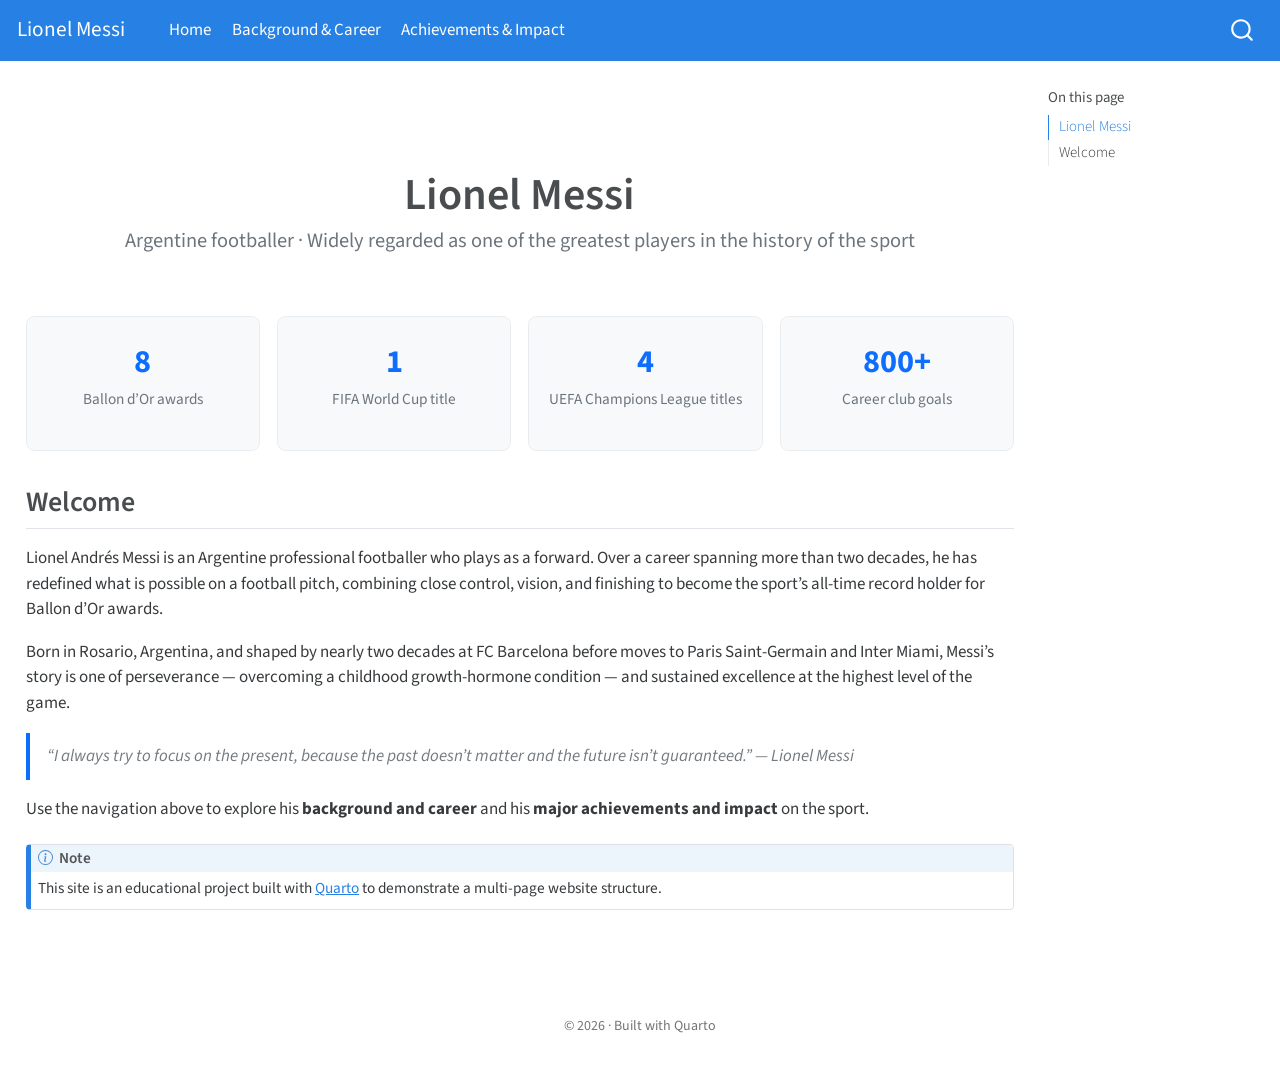
<file: docs/index.html>
<!DOCTYPE html>
<html xmlns="http://www.w3.org/1999/xhtml" lang="en" xml:lang="en"><head>

<meta charset="utf-8">
<meta name="generator" content="quarto-1.3.450">

<meta name="viewport" content="width=device-width, initial-scale=1.0, user-scalable=yes">


<title>Lionel Messi -</title>
<style>
code{white-space: pre-wrap;}
span.smallcaps{font-variant: small-caps;}
div.columns{display: flex; gap: min(4vw, 1.5em);}
div.column{flex: auto; overflow-x: auto;}
div.hanging-indent{margin-left: 1.5em; text-indent: -1.5em;}
ul.task-list{list-style: none;}
ul.task-list li input[type="checkbox"] {
  width: 0.8em;
  margin: 0 0.8em 0.2em -1em; /* quarto-specific, see https://github.com/quarto-dev/quarto-cli/issues/4556 */ 
  vertical-align: middle;
}
</style>


<script src="site_libs/quarto-nav/quarto-nav.js"></script>
<script src="site_libs/quarto-nav/headroom.min.js"></script>
<script src="site_libs/clipboard/clipboard.min.js"></script>
<script src="site_libs/quarto-search/autocomplete.umd.js"></script>
<script src="site_libs/quarto-search/fuse.min.js"></script>
<script src="site_libs/quarto-search/quarto-search.js"></script>
<meta name="quarto:offset" content="./">
<script src="site_libs/quarto-html/quarto.js"></script>
<script src="site_libs/quarto-html/popper.min.js"></script>
<script src="site_libs/quarto-html/tippy.umd.min.js"></script>
<script src="site_libs/quarto-html/anchor.min.js"></script>
<link href="site_libs/quarto-html/tippy.css" rel="stylesheet">
<link href="site_libs/quarto-html/quarto-syntax-highlighting.css" rel="stylesheet" id="quarto-text-highlighting-styles">
<script src="site_libs/bootstrap/bootstrap.min.js"></script>
<link href="site_libs/bootstrap/bootstrap-icons.css" rel="stylesheet">
<link href="site_libs/bootstrap/bootstrap.min.css" rel="stylesheet" id="quarto-bootstrap" data-mode="light">
<script id="quarto-search-options" type="application/json">{
  "location": "navbar",
  "copy-button": false,
  "collapse-after": 3,
  "panel-placement": "end",
  "type": "overlay",
  "limit": 20,
  "language": {
    "search-no-results-text": "No results",
    "search-matching-documents-text": "matching documents",
    "search-copy-link-title": "Copy link to search",
    "search-hide-matches-text": "Hide additional matches",
    "search-more-match-text": "more match in this document",
    "search-more-matches-text": "more matches in this document",
    "search-clear-button-title": "Clear",
    "search-detached-cancel-button-title": "Cancel",
    "search-submit-button-title": "Submit",
    "search-label": "Search"
  }
}</script>


<link rel="stylesheet" href="styles.css">
</head>

<body class="nav-fixed">

<div id="quarto-search-results"></div>
  <header id="quarto-header" class="headroom fixed-top">
    <nav class="navbar navbar-expand-lg navbar-dark ">
      <div class="navbar-container container-fluid">
      <div class="navbar-brand-container">
    <a class="navbar-brand" href="./index.html">
    <span class="navbar-title">Lionel Messi</span>
    </a>
  </div>
            <div id="quarto-search" class="" title="Search"></div>
          <button class="navbar-toggler" type="button" data-bs-toggle="collapse" data-bs-target="#navbarCollapse" aria-controls="navbarCollapse" aria-expanded="false" aria-label="Toggle navigation" onclick="if (window.quartoToggleHeadroom) { window.quartoToggleHeadroom(); }">
  <span class="navbar-toggler-icon"></span>
</button>
          <div class="collapse navbar-collapse" id="navbarCollapse">
            <ul class="navbar-nav navbar-nav-scroll me-auto">
  <li class="nav-item">
    <a class="nav-link active" href="./index.html" rel="" target="" aria-current="page">
 <span class="menu-text">Home</span></a>
  </li>  
  <li class="nav-item">
    <a class="nav-link" href="./background.html" rel="" target="">
 <span class="menu-text">Background &amp; Career</span></a>
  </li>  
  <li class="nav-item">
    <a class="nav-link" href="./achievements.html" rel="" target="">
 <span class="menu-text">Achievements &amp; Impact</span></a>
  </li>  
</ul>
            <div class="quarto-navbar-tools ms-auto">
</div>
          </div> <!-- /navcollapse -->
      </div> <!-- /container-fluid -->
    </nav>
</header>
<!-- content -->
<div id="quarto-content" class="quarto-container page-columns page-rows-contents page-layout-full page-navbar">
<!-- sidebar -->
<!-- margin-sidebar -->
    <div id="quarto-margin-sidebar" class="sidebar margin-sidebar">
        <nav id="TOC" role="doc-toc" class="toc-active">
    <h2 id="toc-title">On this page</h2>
   
  <ul>
  <li><a href="#lionel-messi" id="toc-lionel-messi" class="nav-link active" data-scroll-target="#lionel-messi">Lionel Messi</a></li>
  <li><a href="#welcome" id="toc-welcome" class="nav-link" data-scroll-target="#welcome">Welcome</a></li>
  </ul>
</nav>
    </div>
<!-- main -->
<main class="content column-page-left" id="quarto-document-content">



<section id="lionel-messi" class="level1 hero">
<h1>Lionel Messi</h1>
<div class="subtitle">
Argentine footballer · Widely regarded as one of the greatest players in the history of the sport
</div>
</section>
<div class="stat-grid">
<div class="stat-card">
<p><span class="stat-number">8</span> <span class="stat-label">Ballon d’Or awards</span></p>
</div>
<div class="stat-card">
<p><span class="stat-number">1</span> <span class="stat-label">FIFA World Cup title</span></p>
</div>
<div class="stat-card">
<p><span class="stat-number">4</span> <span class="stat-label">UEFA Champions League titles</span></p>
</div>
<div class="stat-card">
<p><span class="stat-number">800+</span> <span class="stat-label">Career club goals</span></p>
</div>
</div>
<section id="welcome" class="level2">
<h2 class="anchored" data-anchor-id="welcome">Welcome</h2>
<p>Lionel Andrés Messi is an Argentine professional footballer who plays as a forward. Over a career spanning more than two decades, he has redefined what is possible on a football pitch, combining close control, vision, and finishing to become the sport’s all-time record holder for Ballon d’Or awards.</p>
<p>Born in Rosario, Argentina, and shaped by nearly two decades at FC Barcelona before moves to Paris Saint-Germain and Inter Miami, Messi’s story is one of perseverance — overcoming a childhood growth-hormone condition — and sustained excellence at the highest level of the game.</p>
<blockquote class="blockquote">
<p>“I always try to focus on the present, because the past doesn’t matter and the future isn’t guaranteed.” — Lionel Messi</p>
</blockquote>
<p>Use the navigation above to explore his <strong>background and career</strong> and his <strong>major achievements and impact</strong> on the sport.</p>
<div class="callout callout-style-default callout-note callout-titled">
<div class="callout-header d-flex align-content-center">
<div class="callout-icon-container">
<i class="callout-icon"></i>
</div>
<div class="callout-title-container flex-fill">
Note
</div>
</div>
<div class="callout-body-container callout-body">
<p>This site is an educational project built with <a href="https://quarto.org">Quarto</a> to demonstrate a multi-page website structure.</p>
</div>
</div>


</section>

</main> <!-- /main -->
<script id="quarto-html-after-body" type="application/javascript">
window.document.addEventListener("DOMContentLoaded", function (event) {
  const toggleBodyColorMode = (bsSheetEl) => {
    const mode = bsSheetEl.getAttribute("data-mode");
    const bodyEl = window.document.querySelector("body");
    if (mode === "dark") {
      bodyEl.classList.add("quarto-dark");
      bodyEl.classList.remove("quarto-light");
    } else {
      bodyEl.classList.add("quarto-light");
      bodyEl.classList.remove("quarto-dark");
    }
  }
  const toggleBodyColorPrimary = () => {
    const bsSheetEl = window.document.querySelector("link#quarto-bootstrap");
    if (bsSheetEl) {
      toggleBodyColorMode(bsSheetEl);
    }
  }
  toggleBodyColorPrimary();  
  const icon = "";
  const anchorJS = new window.AnchorJS();
  anchorJS.options = {
    placement: 'right',
    icon: icon
  };
  anchorJS.add('.anchored');
  const isCodeAnnotation = (el) => {
    for (const clz of el.classList) {
      if (clz.startsWith('code-annotation-')) {                     
        return true;
      }
    }
    return false;
  }
  const clipboard = new window.ClipboardJS('.code-copy-button', {
    text: function(trigger) {
      const codeEl = trigger.previousElementSibling.cloneNode(true);
      for (const childEl of codeEl.children) {
        if (isCodeAnnotation(childEl)) {
          childEl.remove();
        }
      }
      return codeEl.innerText;
    }
  });
  clipboard.on('success', function(e) {
    // button target
    const button = e.trigger;
    // don't keep focus
    button.blur();
    // flash "checked"
    button.classList.add('code-copy-button-checked');
    var currentTitle = button.getAttribute("title");
    button.setAttribute("title", "Copied!");
    let tooltip;
    if (window.bootstrap) {
      button.setAttribute("data-bs-toggle", "tooltip");
      button.setAttribute("data-bs-placement", "left");
      button.setAttribute("data-bs-title", "Copied!");
      tooltip = new bootstrap.Tooltip(button, 
        { trigger: "manual", 
          customClass: "code-copy-button-tooltip",
          offset: [0, -8]});
      tooltip.show();    
    }
    setTimeout(function() {
      if (tooltip) {
        tooltip.hide();
        button.removeAttribute("data-bs-title");
        button.removeAttribute("data-bs-toggle");
        button.removeAttribute("data-bs-placement");
      }
      button.setAttribute("title", currentTitle);
      button.classList.remove('code-copy-button-checked');
    }, 1000);
    // clear code selection
    e.clearSelection();
  });
  function tippyHover(el, contentFn) {
    const config = {
      allowHTML: true,
      content: contentFn,
      maxWidth: 500,
      delay: 100,
      arrow: false,
      appendTo: function(el) {
          return el.parentElement;
      },
      interactive: true,
      interactiveBorder: 10,
      theme: 'quarto',
      placement: 'bottom-start'
    };
    window.tippy(el, config); 
  }
  const noterefs = window.document.querySelectorAll('a[role="doc-noteref"]');
  for (var i=0; i<noterefs.length; i++) {
    const ref = noterefs[i];
    tippyHover(ref, function() {
      // use id or data attribute instead here
      let href = ref.getAttribute('data-footnote-href') || ref.getAttribute('href');
      try { href = new URL(href).hash; } catch {}
      const id = href.replace(/^#\/?/, "");
      const note = window.document.getElementById(id);
      return note.innerHTML;
    });
  }
      let selectedAnnoteEl;
      const selectorForAnnotation = ( cell, annotation) => {
        let cellAttr = 'data-code-cell="' + cell + '"';
        let lineAttr = 'data-code-annotation="' +  annotation + '"';
        const selector = 'span[' + cellAttr + '][' + lineAttr + ']';
        return selector;
      }
      const selectCodeLines = (annoteEl) => {
        const doc = window.document;
        const targetCell = annoteEl.getAttribute("data-target-cell");
        const targetAnnotation = annoteEl.getAttribute("data-target-annotation");
        const annoteSpan = window.document.querySelector(selectorForAnnotation(targetCell, targetAnnotation));
        const lines = annoteSpan.getAttribute("data-code-lines").split(",");
        const lineIds = lines.map((line) => {
          return targetCell + "-" + line;
        })
        let top = null;
        let height = null;
        let parent = null;
        if (lineIds.length > 0) {
            //compute the position of the single el (top and bottom and make a div)
            const el = window.document.getElementById(lineIds[0]);
            top = el.offsetTop;
            height = el.offsetHeight;
            parent = el.parentElement.parentElement;
          if (lineIds.length > 1) {
            const lastEl = window.document.getElementById(lineIds[lineIds.length - 1]);
            const bottom = lastEl.offsetTop + lastEl.offsetHeight;
            height = bottom - top;
          }
          if (top !== null && height !== null && parent !== null) {
            // cook up a div (if necessary) and position it 
            let div = window.document.getElementById("code-annotation-line-highlight");
            if (div === null) {
              div = window.document.createElement("div");
              div.setAttribute("id", "code-annotation-line-highlight");
              div.style.position = 'absolute';
              parent.appendChild(div);
            }
            div.style.top = top - 2 + "px";
            div.style.height = height + 4 + "px";
            let gutterDiv = window.document.getElementById("code-annotation-line-highlight-gutter");
            if (gutterDiv === null) {
              gutterDiv = window.document.createElement("div");
              gutterDiv.setAttribute("id", "code-annotation-line-highlight-gutter");
              gutterDiv.style.position = 'absolute';
              const codeCell = window.document.getElementById(targetCell);
              const gutter = codeCell.querySelector('.code-annotation-gutter');
              gutter.appendChild(gutterDiv);
            }
            gutterDiv.style.top = top - 2 + "px";
            gutterDiv.style.height = height + 4 + "px";
          }
          selectedAnnoteEl = annoteEl;
        }
      };
      const unselectCodeLines = () => {
        const elementsIds = ["code-annotation-line-highlight", "code-annotation-line-highlight-gutter"];
        elementsIds.forEach((elId) => {
          const div = window.document.getElementById(elId);
          if (div) {
            div.remove();
          }
        });
        selectedAnnoteEl = undefined;
      };
      // Attach click handler to the DT
      const annoteDls = window.document.querySelectorAll('dt[data-target-cell]');
      for (const annoteDlNode of annoteDls) {
        annoteDlNode.addEventListener('click', (event) => {
          const clickedEl = event.target;
          if (clickedEl !== selectedAnnoteEl) {
            unselectCodeLines();
            const activeEl = window.document.querySelector('dt[data-target-cell].code-annotation-active');
            if (activeEl) {
              activeEl.classList.remove('code-annotation-active');
            }
            selectCodeLines(clickedEl);
            clickedEl.classList.add('code-annotation-active');
          } else {
            // Unselect the line
            unselectCodeLines();
            clickedEl.classList.remove('code-annotation-active');
          }
        });
      }
  const findCites = (el) => {
    const parentEl = el.parentElement;
    if (parentEl) {
      const cites = parentEl.dataset.cites;
      if (cites) {
        return {
          el,
          cites: cites.split(' ')
        };
      } else {
        return findCites(el.parentElement)
      }
    } else {
      return undefined;
    }
  };
  var bibliorefs = window.document.querySelectorAll('a[role="doc-biblioref"]');
  for (var i=0; i<bibliorefs.length; i++) {
    const ref = bibliorefs[i];
    const citeInfo = findCites(ref);
    if (citeInfo) {
      tippyHover(citeInfo.el, function() {
        var popup = window.document.createElement('div');
        citeInfo.cites.forEach(function(cite) {
          var citeDiv = window.document.createElement('div');
          citeDiv.classList.add('hanging-indent');
          citeDiv.classList.add('csl-entry');
          var biblioDiv = window.document.getElementById('ref-' + cite);
          if (biblioDiv) {
            citeDiv.innerHTML = biblioDiv.innerHTML;
          }
          popup.appendChild(citeDiv);
        });
        return popup.innerHTML;
      });
    }
  }
});
</script>
</div> <!-- /content -->
<footer class="footer">
  <div class="nav-footer">
    <div class="nav-footer-left">
      &nbsp;
    </div>   
    <div class="nav-footer-center">© 2026 · Built with Quarto</div>
    <div class="nav-footer-right">
      &nbsp;
    </div>
  </div>
</footer>



</body></html>
</file>
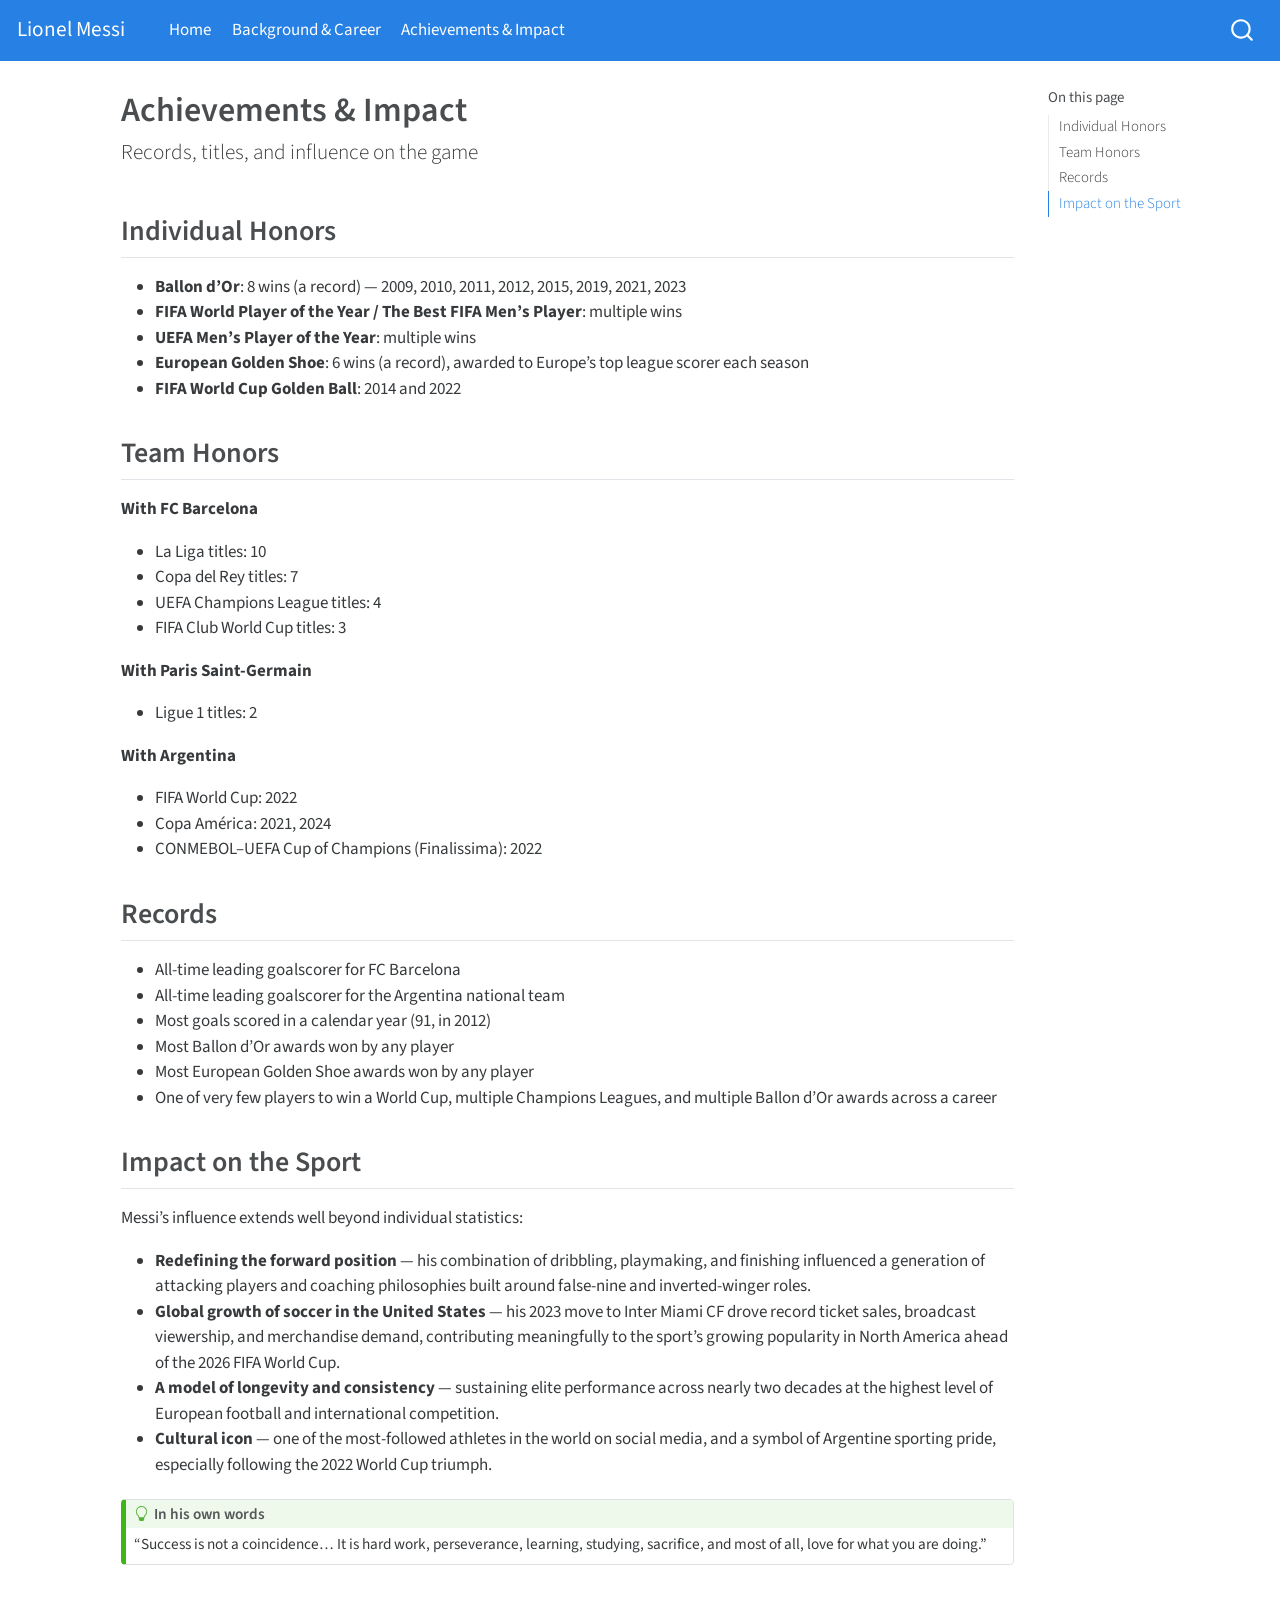
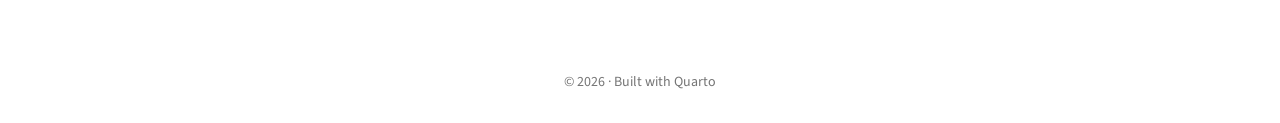
<file: docs/achievements.html>
<!DOCTYPE html>
<html xmlns="http://www.w3.org/1999/xhtml" lang="en" xml:lang="en"><head>

<meta charset="utf-8">
<meta name="generator" content="quarto-1.3.450">

<meta name="viewport" content="width=device-width, initial-scale=1.0, user-scalable=yes">


<title>Lionel Messi - Achievements &amp; Impact</title>
<style>
code{white-space: pre-wrap;}
span.smallcaps{font-variant: small-caps;}
div.columns{display: flex; gap: min(4vw, 1.5em);}
div.column{flex: auto; overflow-x: auto;}
div.hanging-indent{margin-left: 1.5em; text-indent: -1.5em;}
ul.task-list{list-style: none;}
ul.task-list li input[type="checkbox"] {
  width: 0.8em;
  margin: 0 0.8em 0.2em -1em; /* quarto-specific, see https://github.com/quarto-dev/quarto-cli/issues/4556 */ 
  vertical-align: middle;
}
</style>


<script src="site_libs/quarto-nav/quarto-nav.js"></script>
<script src="site_libs/quarto-nav/headroom.min.js"></script>
<script src="site_libs/clipboard/clipboard.min.js"></script>
<script src="site_libs/quarto-search/autocomplete.umd.js"></script>
<script src="site_libs/quarto-search/fuse.min.js"></script>
<script src="site_libs/quarto-search/quarto-search.js"></script>
<meta name="quarto:offset" content="./">
<script src="site_libs/quarto-html/quarto.js"></script>
<script src="site_libs/quarto-html/popper.min.js"></script>
<script src="site_libs/quarto-html/tippy.umd.min.js"></script>
<script src="site_libs/quarto-html/anchor.min.js"></script>
<link href="site_libs/quarto-html/tippy.css" rel="stylesheet">
<link href="site_libs/quarto-html/quarto-syntax-highlighting.css" rel="stylesheet" id="quarto-text-highlighting-styles">
<script src="site_libs/bootstrap/bootstrap.min.js"></script>
<link href="site_libs/bootstrap/bootstrap-icons.css" rel="stylesheet">
<link href="site_libs/bootstrap/bootstrap.min.css" rel="stylesheet" id="quarto-bootstrap" data-mode="light">
<script id="quarto-search-options" type="application/json">{
  "location": "navbar",
  "copy-button": false,
  "collapse-after": 3,
  "panel-placement": "end",
  "type": "overlay",
  "limit": 20,
  "language": {
    "search-no-results-text": "No results",
    "search-matching-documents-text": "matching documents",
    "search-copy-link-title": "Copy link to search",
    "search-hide-matches-text": "Hide additional matches",
    "search-more-match-text": "more match in this document",
    "search-more-matches-text": "more matches in this document",
    "search-clear-button-title": "Clear",
    "search-detached-cancel-button-title": "Cancel",
    "search-submit-button-title": "Submit",
    "search-label": "Search"
  }
}</script>


<link rel="stylesheet" href="styles.css">
</head>

<body class="nav-fixed">

<div id="quarto-search-results"></div>
  <header id="quarto-header" class="headroom fixed-top">
    <nav class="navbar navbar-expand-lg navbar-dark ">
      <div class="navbar-container container-fluid">
      <div class="navbar-brand-container">
    <a class="navbar-brand" href="./index.html">
    <span class="navbar-title">Lionel Messi</span>
    </a>
  </div>
            <div id="quarto-search" class="" title="Search"></div>
          <button class="navbar-toggler" type="button" data-bs-toggle="collapse" data-bs-target="#navbarCollapse" aria-controls="navbarCollapse" aria-expanded="false" aria-label="Toggle navigation" onclick="if (window.quartoToggleHeadroom) { window.quartoToggleHeadroom(); }">
  <span class="navbar-toggler-icon"></span>
</button>
          <div class="collapse navbar-collapse" id="navbarCollapse">
            <ul class="navbar-nav navbar-nav-scroll me-auto">
  <li class="nav-item">
    <a class="nav-link" href="./index.html" rel="" target="">
 <span class="menu-text">Home</span></a>
  </li>  
  <li class="nav-item">
    <a class="nav-link" href="./background.html" rel="" target="">
 <span class="menu-text">Background &amp; Career</span></a>
  </li>  
  <li class="nav-item">
    <a class="nav-link active" href="./achievements.html" rel="" target="" aria-current="page">
 <span class="menu-text">Achievements &amp; Impact</span></a>
  </li>  
</ul>
            <div class="quarto-navbar-tools ms-auto">
</div>
          </div> <!-- /navcollapse -->
      </div> <!-- /container-fluid -->
    </nav>
</header>
<!-- content -->
<div id="quarto-content" class="quarto-container page-columns page-rows-contents page-layout-article page-navbar">
<!-- sidebar -->
<!-- margin-sidebar -->
    <div id="quarto-margin-sidebar" class="sidebar margin-sidebar">
        <nav id="TOC" role="doc-toc" class="toc-active">
    <h2 id="toc-title">On this page</h2>
   
  <ul>
  <li><a href="#individual-honors" id="toc-individual-honors" class="nav-link active" data-scroll-target="#individual-honors">Individual Honors</a></li>
  <li><a href="#team-honors" id="toc-team-honors" class="nav-link" data-scroll-target="#team-honors">Team Honors</a></li>
  <li><a href="#records" id="toc-records" class="nav-link" data-scroll-target="#records">Records</a></li>
  <li><a href="#impact-on-the-sport" id="toc-impact-on-the-sport" class="nav-link" data-scroll-target="#impact-on-the-sport">Impact on the Sport</a></li>
  </ul>
</nav>
    </div>
<!-- main -->
<main class="content" id="quarto-document-content">

<header id="title-block-header" class="quarto-title-block default">
<div class="quarto-title">
<h1 class="title">Achievements &amp; Impact</h1>
<p class="subtitle lead">Records, titles, and influence on the game</p>
</div>



<div class="quarto-title-meta">

    
  
    
  </div>
  

</header>

<section id="individual-honors" class="level2">
<h2 class="anchored" data-anchor-id="individual-honors">Individual Honors</h2>
<ul>
<li><strong>Ballon d’Or</strong>: 8 wins (a record) — 2009, 2010, 2011, 2012, 2015, 2019, 2021, 2023</li>
<li><strong>FIFA World Player of the Year / The Best FIFA Men’s Player</strong>: multiple wins</li>
<li><strong>UEFA Men’s Player of the Year</strong>: multiple wins</li>
<li><strong>European Golden Shoe</strong>: 6 wins (a record), awarded to Europe’s top league scorer each season</li>
<li><strong>FIFA World Cup Golden Ball</strong>: 2014 and 2022</li>
</ul>
</section>
<section id="team-honors" class="level2">
<h2 class="anchored" data-anchor-id="team-honors">Team Honors</h2>
<p><strong>With FC Barcelona</strong></p>
<ul>
<li>La Liga titles: 10</li>
<li>Copa del Rey titles: 7</li>
<li>UEFA Champions League titles: 4</li>
<li>FIFA Club World Cup titles: 3</li>
</ul>
<p><strong>With Paris Saint-Germain</strong></p>
<ul>
<li>Ligue 1 titles: 2</li>
</ul>
<p><strong>With Argentina</strong></p>
<ul>
<li>FIFA World Cup: 2022</li>
<li>Copa América: 2021, 2024</li>
<li>CONMEBOL–UEFA Cup of Champions (Finalissima): 2022</li>
</ul>
</section>
<section id="records" class="level2">
<h2 class="anchored" data-anchor-id="records">Records</h2>
<ul>
<li>All-time leading goalscorer for FC Barcelona</li>
<li>All-time leading goalscorer for the Argentina national team</li>
<li>Most goals scored in a calendar year (91, in 2012)</li>
<li>Most Ballon d’Or awards won by any player</li>
<li>Most European Golden Shoe awards won by any player</li>
<li>One of very few players to win a World Cup, multiple Champions Leagues, and multiple Ballon d’Or awards across a career</li>
</ul>
</section>
<section id="impact-on-the-sport" class="level2">
<h2 class="anchored" data-anchor-id="impact-on-the-sport">Impact on the Sport</h2>
<p>Messi’s influence extends well beyond individual statistics:</p>
<ul>
<li><strong>Redefining the forward position</strong> — his combination of dribbling, playmaking, and finishing influenced a generation of attacking players and coaching philosophies built around false-nine and inverted-winger roles.</li>
<li><strong>Global growth of soccer in the United States</strong> — his 2023 move to Inter Miami CF drove record ticket sales, broadcast viewership, and merchandise demand, contributing meaningfully to the sport’s growing popularity in North America ahead of the 2026 FIFA World Cup.</li>
<li><strong>A model of longevity and consistency</strong> — sustaining elite performance across nearly two decades at the highest level of European football and international competition.</li>
<li><strong>Cultural icon</strong> — one of the most-followed athletes in the world on social media, and a symbol of Argentine sporting pride, especially following the 2022 World Cup triumph.</li>
</ul>
<div class="callout callout-style-default callout-tip callout-titled">
<div class="callout-header d-flex align-content-center">
<div class="callout-icon-container">
<i class="callout-icon"></i>
</div>
<div class="callout-title-container flex-fill">
In his own words
</div>
</div>
<div class="callout-body-container callout-body">
<p>“Success is not a coincidence… It is hard work, perseverance, learning, studying, sacrifice, and most of all, love for what you are doing.”</p>
</div>
</div>


</section>

</main> <!-- /main -->
<script id="quarto-html-after-body" type="application/javascript">
window.document.addEventListener("DOMContentLoaded", function (event) {
  const toggleBodyColorMode = (bsSheetEl) => {
    const mode = bsSheetEl.getAttribute("data-mode");
    const bodyEl = window.document.querySelector("body");
    if (mode === "dark") {
      bodyEl.classList.add("quarto-dark");
      bodyEl.classList.remove("quarto-light");
    } else {
      bodyEl.classList.add("quarto-light");
      bodyEl.classList.remove("quarto-dark");
    }
  }
  const toggleBodyColorPrimary = () => {
    const bsSheetEl = window.document.querySelector("link#quarto-bootstrap");
    if (bsSheetEl) {
      toggleBodyColorMode(bsSheetEl);
    }
  }
  toggleBodyColorPrimary();  
  const icon = "";
  const anchorJS = new window.AnchorJS();
  anchorJS.options = {
    placement: 'right',
    icon: icon
  };
  anchorJS.add('.anchored');
  const isCodeAnnotation = (el) => {
    for (const clz of el.classList) {
      if (clz.startsWith('code-annotation-')) {                     
        return true;
      }
    }
    return false;
  }
  const clipboard = new window.ClipboardJS('.code-copy-button', {
    text: function(trigger) {
      const codeEl = trigger.previousElementSibling.cloneNode(true);
      for (const childEl of codeEl.children) {
        if (isCodeAnnotation(childEl)) {
          childEl.remove();
        }
      }
      return codeEl.innerText;
    }
  });
  clipboard.on('success', function(e) {
    // button target
    const button = e.trigger;
    // don't keep focus
    button.blur();
    // flash "checked"
    button.classList.add('code-copy-button-checked');
    var currentTitle = button.getAttribute("title");
    button.setAttribute("title", "Copied!");
    let tooltip;
    if (window.bootstrap) {
      button.setAttribute("data-bs-toggle", "tooltip");
      button.setAttribute("data-bs-placement", "left");
      button.setAttribute("data-bs-title", "Copied!");
      tooltip = new bootstrap.Tooltip(button, 
        { trigger: "manual", 
          customClass: "code-copy-button-tooltip",
          offset: [0, -8]});
      tooltip.show();    
    }
    setTimeout(function() {
      if (tooltip) {
        tooltip.hide();
        button.removeAttribute("data-bs-title");
        button.removeAttribute("data-bs-toggle");
        button.removeAttribute("data-bs-placement");
      }
      button.setAttribute("title", currentTitle);
      button.classList.remove('code-copy-button-checked');
    }, 1000);
    // clear code selection
    e.clearSelection();
  });
  function tippyHover(el, contentFn) {
    const config = {
      allowHTML: true,
      content: contentFn,
      maxWidth: 500,
      delay: 100,
      arrow: false,
      appendTo: function(el) {
          return el.parentElement;
      },
      interactive: true,
      interactiveBorder: 10,
      theme: 'quarto',
      placement: 'bottom-start'
    };
    window.tippy(el, config); 
  }
  const noterefs = window.document.querySelectorAll('a[role="doc-noteref"]');
  for (var i=0; i<noterefs.length; i++) {
    const ref = noterefs[i];
    tippyHover(ref, function() {
      // use id or data attribute instead here
      let href = ref.getAttribute('data-footnote-href') || ref.getAttribute('href');
      try { href = new URL(href).hash; } catch {}
      const id = href.replace(/^#\/?/, "");
      const note = window.document.getElementById(id);
      return note.innerHTML;
    });
  }
      let selectedAnnoteEl;
      const selectorForAnnotation = ( cell, annotation) => {
        let cellAttr = 'data-code-cell="' + cell + '"';
        let lineAttr = 'data-code-annotation="' +  annotation + '"';
        const selector = 'span[' + cellAttr + '][' + lineAttr + ']';
        return selector;
      }
      const selectCodeLines = (annoteEl) => {
        const doc = window.document;
        const targetCell = annoteEl.getAttribute("data-target-cell");
        const targetAnnotation = annoteEl.getAttribute("data-target-annotation");
        const annoteSpan = window.document.querySelector(selectorForAnnotation(targetCell, targetAnnotation));
        const lines = annoteSpan.getAttribute("data-code-lines").split(",");
        const lineIds = lines.map((line) => {
          return targetCell + "-" + line;
        })
        let top = null;
        let height = null;
        let parent = null;
        if (lineIds.length > 0) {
            //compute the position of the single el (top and bottom and make a div)
            const el = window.document.getElementById(lineIds[0]);
            top = el.offsetTop;
            height = el.offsetHeight;
            parent = el.parentElement.parentElement;
          if (lineIds.length > 1) {
            const lastEl = window.document.getElementById(lineIds[lineIds.length - 1]);
            const bottom = lastEl.offsetTop + lastEl.offsetHeight;
            height = bottom - top;
          }
          if (top !== null && height !== null && parent !== null) {
            // cook up a div (if necessary) and position it 
            let div = window.document.getElementById("code-annotation-line-highlight");
            if (div === null) {
              div = window.document.createElement("div");
              div.setAttribute("id", "code-annotation-line-highlight");
              div.style.position = 'absolute';
              parent.appendChild(div);
            }
            div.style.top = top - 2 + "px";
            div.style.height = height + 4 + "px";
            let gutterDiv = window.document.getElementById("code-annotation-line-highlight-gutter");
            if (gutterDiv === null) {
              gutterDiv = window.document.createElement("div");
              gutterDiv.setAttribute("id", "code-annotation-line-highlight-gutter");
              gutterDiv.style.position = 'absolute';
              const codeCell = window.document.getElementById(targetCell);
              const gutter = codeCell.querySelector('.code-annotation-gutter');
              gutter.appendChild(gutterDiv);
            }
            gutterDiv.style.top = top - 2 + "px";
            gutterDiv.style.height = height + 4 + "px";
          }
          selectedAnnoteEl = annoteEl;
        }
      };
      const unselectCodeLines = () => {
        const elementsIds = ["code-annotation-line-highlight", "code-annotation-line-highlight-gutter"];
        elementsIds.forEach((elId) => {
          const div = window.document.getElementById(elId);
          if (div) {
            div.remove();
          }
        });
        selectedAnnoteEl = undefined;
      };
      // Attach click handler to the DT
      const annoteDls = window.document.querySelectorAll('dt[data-target-cell]');
      for (const annoteDlNode of annoteDls) {
        annoteDlNode.addEventListener('click', (event) => {
          const clickedEl = event.target;
          if (clickedEl !== selectedAnnoteEl) {
            unselectCodeLines();
            const activeEl = window.document.querySelector('dt[data-target-cell].code-annotation-active');
            if (activeEl) {
              activeEl.classList.remove('code-annotation-active');
            }
            selectCodeLines(clickedEl);
            clickedEl.classList.add('code-annotation-active');
          } else {
            // Unselect the line
            unselectCodeLines();
            clickedEl.classList.remove('code-annotation-active');
          }
        });
      }
  const findCites = (el) => {
    const parentEl = el.parentElement;
    if (parentEl) {
      const cites = parentEl.dataset.cites;
      if (cites) {
        return {
          el,
          cites: cites.split(' ')
        };
      } else {
        return findCites(el.parentElement)
      }
    } else {
      return undefined;
    }
  };
  var bibliorefs = window.document.querySelectorAll('a[role="doc-biblioref"]');
  for (var i=0; i<bibliorefs.length; i++) {
    const ref = bibliorefs[i];
    const citeInfo = findCites(ref);
    if (citeInfo) {
      tippyHover(citeInfo.el, function() {
        var popup = window.document.createElement('div');
        citeInfo.cites.forEach(function(cite) {
          var citeDiv = window.document.createElement('div');
          citeDiv.classList.add('hanging-indent');
          citeDiv.classList.add('csl-entry');
          var biblioDiv = window.document.getElementById('ref-' + cite);
          if (biblioDiv) {
            citeDiv.innerHTML = biblioDiv.innerHTML;
          }
          popup.appendChild(citeDiv);
        });
        return popup.innerHTML;
      });
    }
  }
});
</script>
</div> <!-- /content -->
<footer class="footer">
  <div class="nav-footer">
    <div class="nav-footer-left">
      &nbsp;
    </div>   
    <div class="nav-footer-center">© 2026 · Built with Quarto</div>
    <div class="nav-footer-right">
      &nbsp;
    </div>
  </div>
</footer>



</body></html>
</file>
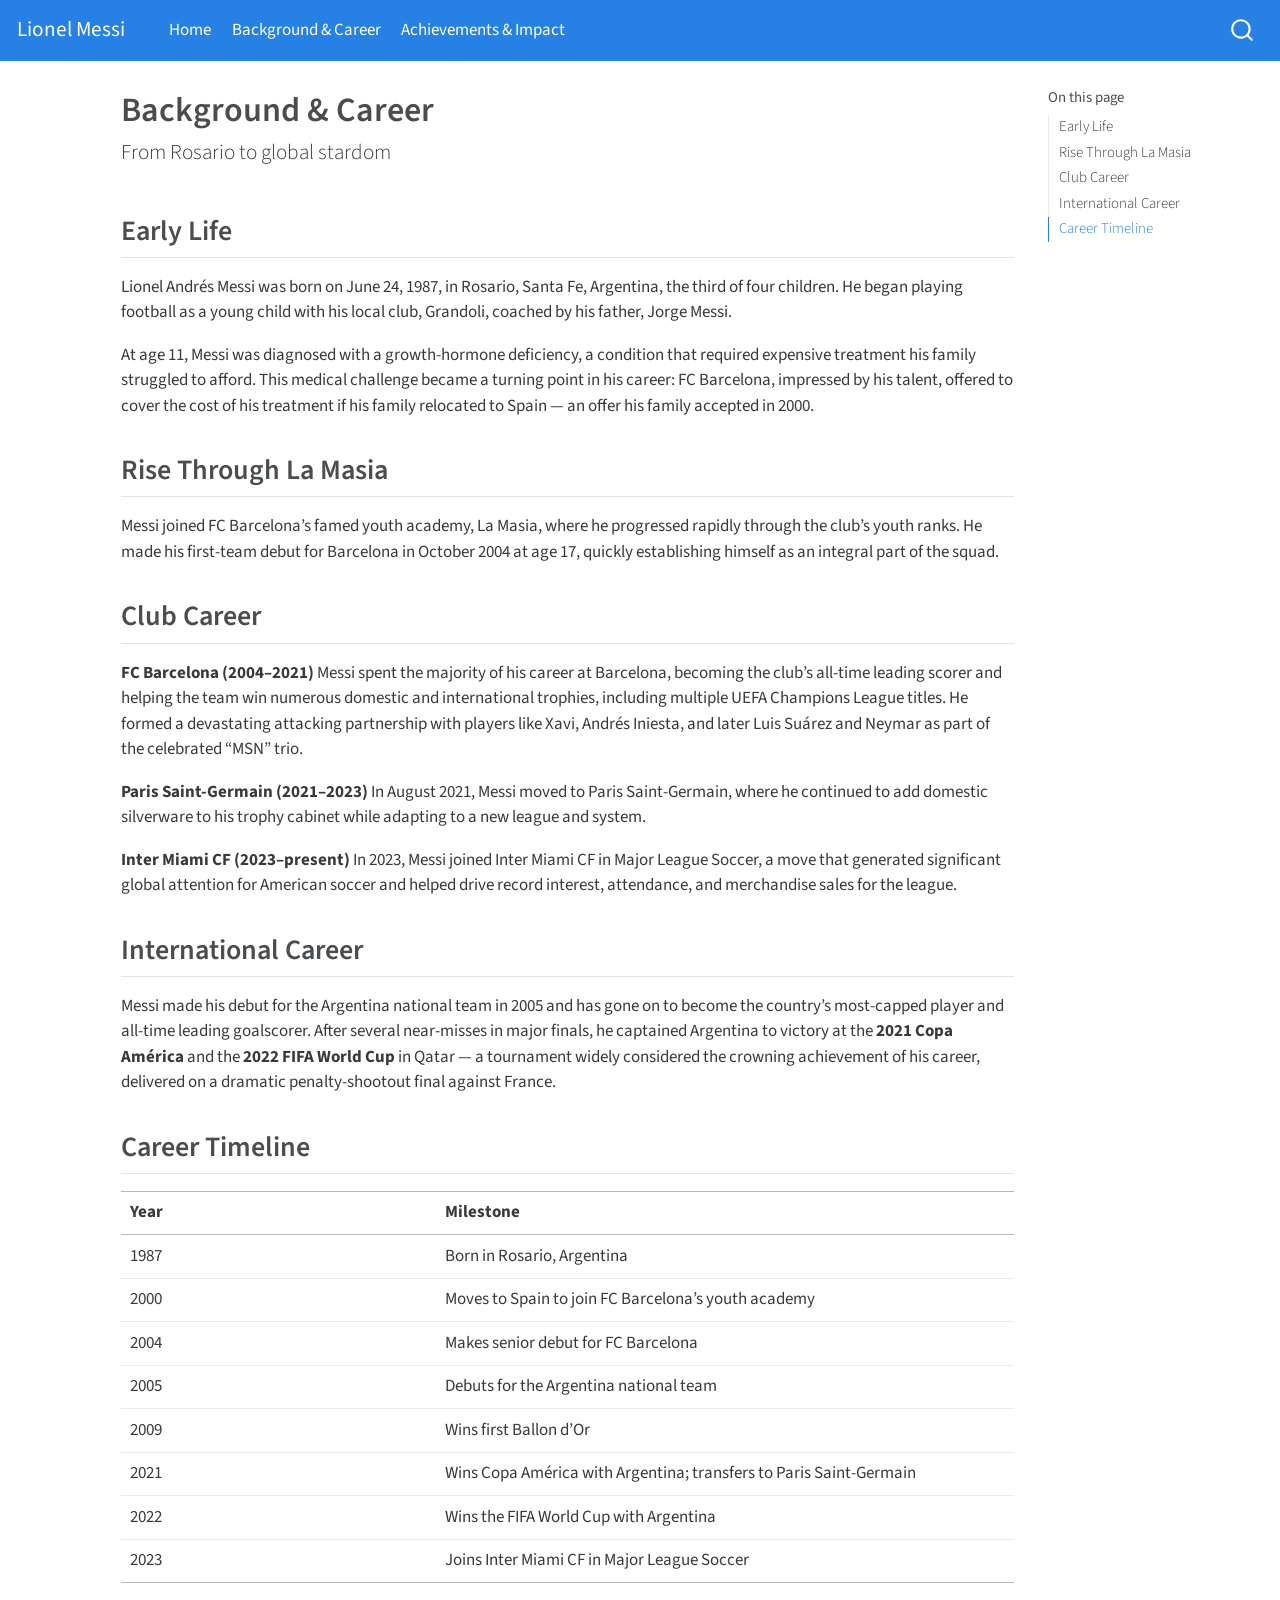
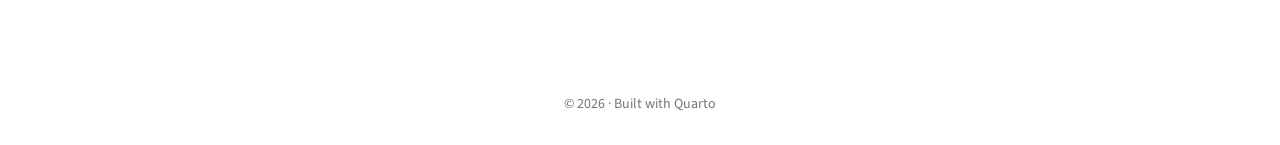
<file: docs/background.html>
<!DOCTYPE html>
<html xmlns="http://www.w3.org/1999/xhtml" lang="en" xml:lang="en"><head>

<meta charset="utf-8">
<meta name="generator" content="quarto-1.3.450">

<meta name="viewport" content="width=device-width, initial-scale=1.0, user-scalable=yes">


<title>Lionel Messi - Background &amp; Career</title>
<style>
code{white-space: pre-wrap;}
span.smallcaps{font-variant: small-caps;}
div.columns{display: flex; gap: min(4vw, 1.5em);}
div.column{flex: auto; overflow-x: auto;}
div.hanging-indent{margin-left: 1.5em; text-indent: -1.5em;}
ul.task-list{list-style: none;}
ul.task-list li input[type="checkbox"] {
  width: 0.8em;
  margin: 0 0.8em 0.2em -1em; /* quarto-specific, see https://github.com/quarto-dev/quarto-cli/issues/4556 */ 
  vertical-align: middle;
}
</style>


<script src="site_libs/quarto-nav/quarto-nav.js"></script>
<script src="site_libs/quarto-nav/headroom.min.js"></script>
<script src="site_libs/clipboard/clipboard.min.js"></script>
<script src="site_libs/quarto-search/autocomplete.umd.js"></script>
<script src="site_libs/quarto-search/fuse.min.js"></script>
<script src="site_libs/quarto-search/quarto-search.js"></script>
<meta name="quarto:offset" content="./">
<script src="site_libs/quarto-html/quarto.js"></script>
<script src="site_libs/quarto-html/popper.min.js"></script>
<script src="site_libs/quarto-html/tippy.umd.min.js"></script>
<script src="site_libs/quarto-html/anchor.min.js"></script>
<link href="site_libs/quarto-html/tippy.css" rel="stylesheet">
<link href="site_libs/quarto-html/quarto-syntax-highlighting.css" rel="stylesheet" id="quarto-text-highlighting-styles">
<script src="site_libs/bootstrap/bootstrap.min.js"></script>
<link href="site_libs/bootstrap/bootstrap-icons.css" rel="stylesheet">
<link href="site_libs/bootstrap/bootstrap.min.css" rel="stylesheet" id="quarto-bootstrap" data-mode="light">
<script id="quarto-search-options" type="application/json">{
  "location": "navbar",
  "copy-button": false,
  "collapse-after": 3,
  "panel-placement": "end",
  "type": "overlay",
  "limit": 20,
  "language": {
    "search-no-results-text": "No results",
    "search-matching-documents-text": "matching documents",
    "search-copy-link-title": "Copy link to search",
    "search-hide-matches-text": "Hide additional matches",
    "search-more-match-text": "more match in this document",
    "search-more-matches-text": "more matches in this document",
    "search-clear-button-title": "Clear",
    "search-detached-cancel-button-title": "Cancel",
    "search-submit-button-title": "Submit",
    "search-label": "Search"
  }
}</script>


<link rel="stylesheet" href="styles.css">
</head>

<body class="nav-fixed">

<div id="quarto-search-results"></div>
  <header id="quarto-header" class="headroom fixed-top">
    <nav class="navbar navbar-expand-lg navbar-dark ">
      <div class="navbar-container container-fluid">
      <div class="navbar-brand-container">
    <a class="navbar-brand" href="./index.html">
    <span class="navbar-title">Lionel Messi</span>
    </a>
  </div>
            <div id="quarto-search" class="" title="Search"></div>
          <button class="navbar-toggler" type="button" data-bs-toggle="collapse" data-bs-target="#navbarCollapse" aria-controls="navbarCollapse" aria-expanded="false" aria-label="Toggle navigation" onclick="if (window.quartoToggleHeadroom) { window.quartoToggleHeadroom(); }">
  <span class="navbar-toggler-icon"></span>
</button>
          <div class="collapse navbar-collapse" id="navbarCollapse">
            <ul class="navbar-nav navbar-nav-scroll me-auto">
  <li class="nav-item">
    <a class="nav-link" href="./index.html" rel="" target="">
 <span class="menu-text">Home</span></a>
  </li>  
  <li class="nav-item">
    <a class="nav-link active" href="./background.html" rel="" target="" aria-current="page">
 <span class="menu-text">Background &amp; Career</span></a>
  </li>  
  <li class="nav-item">
    <a class="nav-link" href="./achievements.html" rel="" target="">
 <span class="menu-text">Achievements &amp; Impact</span></a>
  </li>  
</ul>
            <div class="quarto-navbar-tools ms-auto">
</div>
          </div> <!-- /navcollapse -->
      </div> <!-- /container-fluid -->
    </nav>
</header>
<!-- content -->
<div id="quarto-content" class="quarto-container page-columns page-rows-contents page-layout-article page-navbar">
<!-- sidebar -->
<!-- margin-sidebar -->
    <div id="quarto-margin-sidebar" class="sidebar margin-sidebar">
        <nav id="TOC" role="doc-toc" class="toc-active">
    <h2 id="toc-title">On this page</h2>
   
  <ul>
  <li><a href="#early-life" id="toc-early-life" class="nav-link active" data-scroll-target="#early-life">Early Life</a></li>
  <li><a href="#rise-through-la-masia" id="toc-rise-through-la-masia" class="nav-link" data-scroll-target="#rise-through-la-masia">Rise Through La Masia</a></li>
  <li><a href="#club-career" id="toc-club-career" class="nav-link" data-scroll-target="#club-career">Club Career</a></li>
  <li><a href="#international-career" id="toc-international-career" class="nav-link" data-scroll-target="#international-career">International Career</a></li>
  <li><a href="#career-timeline" id="toc-career-timeline" class="nav-link" data-scroll-target="#career-timeline">Career Timeline</a></li>
  </ul>
</nav>
    </div>
<!-- main -->
<main class="content" id="quarto-document-content">

<header id="title-block-header" class="quarto-title-block default">
<div class="quarto-title">
<h1 class="title">Background &amp; Career</h1>
<p class="subtitle lead">From Rosario to global stardom</p>
</div>



<div class="quarto-title-meta">

    
  
    
  </div>
  

</header>

<section id="early-life" class="level2">
<h2 class="anchored" data-anchor-id="early-life">Early Life</h2>
<p>Lionel Andrés Messi was born on June 24, 1987, in Rosario, Santa Fe, Argentina, the third of four children. He began playing football as a young child with his local club, Grandoli, coached by his father, Jorge Messi.</p>
<p>At age 11, Messi was diagnosed with a growth-hormone deficiency, a condition that required expensive treatment his family struggled to afford. This medical challenge became a turning point in his career: FC Barcelona, impressed by his talent, offered to cover the cost of his treatment if his family relocated to Spain — an offer his family accepted in 2000.</p>
</section>
<section id="rise-through-la-masia" class="level2">
<h2 class="anchored" data-anchor-id="rise-through-la-masia">Rise Through La Masia</h2>
<p>Messi joined FC Barcelona’s famed youth academy, La Masia, where he progressed rapidly through the club’s youth ranks. He made his first-team debut for Barcelona in October 2004 at age 17, quickly establishing himself as an integral part of the squad.</p>
</section>
<section id="club-career" class="level2">
<h2 class="anchored" data-anchor-id="club-career">Club Career</h2>
<p><strong>FC Barcelona (2004–2021)</strong> Messi spent the majority of his career at Barcelona, becoming the club’s all-time leading scorer and helping the team win numerous domestic and international trophies, including multiple UEFA Champions League titles. He formed a devastating attacking partnership with players like Xavi, Andrés Iniesta, and later Luis Suárez and Neymar as part of the celebrated “MSN” trio.</p>
<p><strong>Paris Saint-Germain (2021–2023)</strong> In August 2021, Messi moved to Paris Saint-Germain, where he continued to add domestic silverware to his trophy cabinet while adapting to a new league and system.</p>
<p><strong>Inter Miami CF (2023–present)</strong> In 2023, Messi joined Inter Miami CF in Major League Soccer, a move that generated significant global attention for American soccer and helped drive record interest, attendance, and merchandise sales for the league.</p>
</section>
<section id="international-career" class="level2">
<h2 class="anchored" data-anchor-id="international-career">International Career</h2>
<p>Messi made his debut for the Argentina national team in 2005 and has gone on to become the country’s most-capped player and all-time leading goalscorer. After several near-misses in major finals, he captained Argentina to victory at the <strong>2021 Copa América</strong> and the <strong>2022 FIFA World Cup</strong> in Qatar — a tournament widely considered the crowning achievement of his career, delivered on a dramatic penalty-shootout final against France.</p>
</section>
<section id="career-timeline" class="level2">
<h2 class="anchored" data-anchor-id="career-timeline">Career Timeline</h2>
<table class="table">
<colgroup>
<col style="width: 35%">
<col style="width: 64%">
</colgroup>
<thead>
<tr class="header">
<th>Year</th>
<th>Milestone</th>
</tr>
</thead>
<tbody>
<tr class="odd">
<td>1987</td>
<td>Born in Rosario, Argentina</td>
</tr>
<tr class="even">
<td>2000</td>
<td>Moves to Spain to join FC Barcelona’s youth academy</td>
</tr>
<tr class="odd">
<td>2004</td>
<td>Makes senior debut for FC Barcelona</td>
</tr>
<tr class="even">
<td>2005</td>
<td>Debuts for the Argentina national team</td>
</tr>
<tr class="odd">
<td>2009</td>
<td>Wins first Ballon d’Or</td>
</tr>
<tr class="even">
<td>2021</td>
<td>Wins Copa América with Argentina; transfers to Paris Saint-Germain</td>
</tr>
<tr class="odd">
<td>2022</td>
<td>Wins the FIFA World Cup with Argentina</td>
</tr>
<tr class="even">
<td>2023</td>
<td>Joins Inter Miami CF in Major League Soccer</td>
</tr>
</tbody>
</table>


</section>

</main> <!-- /main -->
<script id="quarto-html-after-body" type="application/javascript">
window.document.addEventListener("DOMContentLoaded", function (event) {
  const toggleBodyColorMode = (bsSheetEl) => {
    const mode = bsSheetEl.getAttribute("data-mode");
    const bodyEl = window.document.querySelector("body");
    if (mode === "dark") {
      bodyEl.classList.add("quarto-dark");
      bodyEl.classList.remove("quarto-light");
    } else {
      bodyEl.classList.add("quarto-light");
      bodyEl.classList.remove("quarto-dark");
    }
  }
  const toggleBodyColorPrimary = () => {
    const bsSheetEl = window.document.querySelector("link#quarto-bootstrap");
    if (bsSheetEl) {
      toggleBodyColorMode(bsSheetEl);
    }
  }
  toggleBodyColorPrimary();  
  const icon = "";
  const anchorJS = new window.AnchorJS();
  anchorJS.options = {
    placement: 'right',
    icon: icon
  };
  anchorJS.add('.anchored');
  const isCodeAnnotation = (el) => {
    for (const clz of el.classList) {
      if (clz.startsWith('code-annotation-')) {                     
        return true;
      }
    }
    return false;
  }
  const clipboard = new window.ClipboardJS('.code-copy-button', {
    text: function(trigger) {
      const codeEl = trigger.previousElementSibling.cloneNode(true);
      for (const childEl of codeEl.children) {
        if (isCodeAnnotation(childEl)) {
          childEl.remove();
        }
      }
      return codeEl.innerText;
    }
  });
  clipboard.on('success', function(e) {
    // button target
    const button = e.trigger;
    // don't keep focus
    button.blur();
    // flash "checked"
    button.classList.add('code-copy-button-checked');
    var currentTitle = button.getAttribute("title");
    button.setAttribute("title", "Copied!");
    let tooltip;
    if (window.bootstrap) {
      button.setAttribute("data-bs-toggle", "tooltip");
      button.setAttribute("data-bs-placement", "left");
      button.setAttribute("data-bs-title", "Copied!");
      tooltip = new bootstrap.Tooltip(button, 
        { trigger: "manual", 
          customClass: "code-copy-button-tooltip",
          offset: [0, -8]});
      tooltip.show();    
    }
    setTimeout(function() {
      if (tooltip) {
        tooltip.hide();
        button.removeAttribute("data-bs-title");
        button.removeAttribute("data-bs-toggle");
        button.removeAttribute("data-bs-placement");
      }
      button.setAttribute("title", currentTitle);
      button.classList.remove('code-copy-button-checked');
    }, 1000);
    // clear code selection
    e.clearSelection();
  });
  function tippyHover(el, contentFn) {
    const config = {
      allowHTML: true,
      content: contentFn,
      maxWidth: 500,
      delay: 100,
      arrow: false,
      appendTo: function(el) {
          return el.parentElement;
      },
      interactive: true,
      interactiveBorder: 10,
      theme: 'quarto',
      placement: 'bottom-start'
    };
    window.tippy(el, config); 
  }
  const noterefs = window.document.querySelectorAll('a[role="doc-noteref"]');
  for (var i=0; i<noterefs.length; i++) {
    const ref = noterefs[i];
    tippyHover(ref, function() {
      // use id or data attribute instead here
      let href = ref.getAttribute('data-footnote-href') || ref.getAttribute('href');
      try { href = new URL(href).hash; } catch {}
      const id = href.replace(/^#\/?/, "");
      const note = window.document.getElementById(id);
      return note.innerHTML;
    });
  }
      let selectedAnnoteEl;
      const selectorForAnnotation = ( cell, annotation) => {
        let cellAttr = 'data-code-cell="' + cell + '"';
        let lineAttr = 'data-code-annotation="' +  annotation + '"';
        const selector = 'span[' + cellAttr + '][' + lineAttr + ']';
        return selector;
      }
      const selectCodeLines = (annoteEl) => {
        const doc = window.document;
        const targetCell = annoteEl.getAttribute("data-target-cell");
        const targetAnnotation = annoteEl.getAttribute("data-target-annotation");
        const annoteSpan = window.document.querySelector(selectorForAnnotation(targetCell, targetAnnotation));
        const lines = annoteSpan.getAttribute("data-code-lines").split(",");
        const lineIds = lines.map((line) => {
          return targetCell + "-" + line;
        })
        let top = null;
        let height = null;
        let parent = null;
        if (lineIds.length > 0) {
            //compute the position of the single el (top and bottom and make a div)
            const el = window.document.getElementById(lineIds[0]);
            top = el.offsetTop;
            height = el.offsetHeight;
            parent = el.parentElement.parentElement;
          if (lineIds.length > 1) {
            const lastEl = window.document.getElementById(lineIds[lineIds.length - 1]);
            const bottom = lastEl.offsetTop + lastEl.offsetHeight;
            height = bottom - top;
          }
          if (top !== null && height !== null && parent !== null) {
            // cook up a div (if necessary) and position it 
            let div = window.document.getElementById("code-annotation-line-highlight");
            if (div === null) {
              div = window.document.createElement("div");
              div.setAttribute("id", "code-annotation-line-highlight");
              div.style.position = 'absolute';
              parent.appendChild(div);
            }
            div.style.top = top - 2 + "px";
            div.style.height = height + 4 + "px";
            let gutterDiv = window.document.getElementById("code-annotation-line-highlight-gutter");
            if (gutterDiv === null) {
              gutterDiv = window.document.createElement("div");
              gutterDiv.setAttribute("id", "code-annotation-line-highlight-gutter");
              gutterDiv.style.position = 'absolute';
              const codeCell = window.document.getElementById(targetCell);
              const gutter = codeCell.querySelector('.code-annotation-gutter');
              gutter.appendChild(gutterDiv);
            }
            gutterDiv.style.top = top - 2 + "px";
            gutterDiv.style.height = height + 4 + "px";
          }
          selectedAnnoteEl = annoteEl;
        }
      };
      const unselectCodeLines = () => {
        const elementsIds = ["code-annotation-line-highlight", "code-annotation-line-highlight-gutter"];
        elementsIds.forEach((elId) => {
          const div = window.document.getElementById(elId);
          if (div) {
            div.remove();
          }
        });
        selectedAnnoteEl = undefined;
      };
      // Attach click handler to the DT
      const annoteDls = window.document.querySelectorAll('dt[data-target-cell]');
      for (const annoteDlNode of annoteDls) {
        annoteDlNode.addEventListener('click', (event) => {
          const clickedEl = event.target;
          if (clickedEl !== selectedAnnoteEl) {
            unselectCodeLines();
            const activeEl = window.document.querySelector('dt[data-target-cell].code-annotation-active');
            if (activeEl) {
              activeEl.classList.remove('code-annotation-active');
            }
            selectCodeLines(clickedEl);
            clickedEl.classList.add('code-annotation-active');
          } else {
            // Unselect the line
            unselectCodeLines();
            clickedEl.classList.remove('code-annotation-active');
          }
        });
      }
  const findCites = (el) => {
    const parentEl = el.parentElement;
    if (parentEl) {
      const cites = parentEl.dataset.cites;
      if (cites) {
        return {
          el,
          cites: cites.split(' ')
        };
      } else {
        return findCites(el.parentElement)
      }
    } else {
      return undefined;
    }
  };
  var bibliorefs = window.document.querySelectorAll('a[role="doc-biblioref"]');
  for (var i=0; i<bibliorefs.length; i++) {
    const ref = bibliorefs[i];
    const citeInfo = findCites(ref);
    if (citeInfo) {
      tippyHover(citeInfo.el, function() {
        var popup = window.document.createElement('div');
        citeInfo.cites.forEach(function(cite) {
          var citeDiv = window.document.createElement('div');
          citeDiv.classList.add('hanging-indent');
          citeDiv.classList.add('csl-entry');
          var biblioDiv = window.document.getElementById('ref-' + cite);
          if (biblioDiv) {
            citeDiv.innerHTML = biblioDiv.innerHTML;
          }
          popup.appendChild(citeDiv);
        });
        return popup.innerHTML;
      });
    }
  }
});
</script>
</div> <!-- /content -->
<footer class="footer">
  <div class="nav-footer">
    <div class="nav-footer-left">
      &nbsp;
    </div>   
    <div class="nav-footer-center">© 2026 · Built with Quarto</div>
    <div class="nav-footer-right">
      &nbsp;
    </div>
  </div>
</footer>



</body></html>
</file>
<file: docs/site_libs/quarto-html/tippy.css>
.tippy-box[data-animation=fade][data-state=hidden]{opacity:0}[data-tippy-root]{max-width:calc(100vw - 10px)}.tippy-box{position:relative;background-color:#333;color:#fff;border-radius:4px;font-size:14px;line-height:1.4;white-space:normal;outline:0;transition-property:transform,visibility,opacity}.tippy-box[data-placement^=top]>.tippy-arrow{bottom:0}.tippy-box[data-placement^=top]>.tippy-arrow:before{bottom:-7px;left:0;border-width:8px 8px 0;border-top-color:initial;transform-origin:center top}.tippy-box[data-placement^=bottom]>.tippy-arrow{top:0}.tippy-box[data-placement^=bottom]>.tippy-arrow:before{top:-7px;left:0;border-width:0 8px 8px;border-bottom-color:initial;transform-origin:center bottom}.tippy-box[data-placement^=left]>.tippy-arrow{right:0}.tippy-box[data-placement^=left]>.tippy-arrow:before{border-width:8px 0 8px 8px;border-left-color:initial;right:-7px;transform-origin:center left}.tippy-box[data-placement^=right]>.tippy-arrow{left:0}.tippy-box[data-placement^=right]>.tippy-arrow:before{left:-7px;border-width:8px 8px 8px 0;border-right-color:initial;transform-origin:center right}.tippy-box[data-inertia][data-state=visible]{transition-timing-function:cubic-bezier(.54,1.5,.38,1.11)}.tippy-arrow{width:16px;height:16px;color:#333}.tippy-arrow:before{content:"";position:absolute;border-color:transparent;border-style:solid}.tippy-content{position:relative;padding:5px 9px;z-index:1}
</file>
<file: docs/site_libs/quarto-html/quarto-syntax-highlighting.css>
/* quarto syntax highlight colors */
:root {
  --quarto-hl-ot-color: #003B4F;
  --quarto-hl-at-color: #657422;
  --quarto-hl-ss-color: #20794D;
  --quarto-hl-an-color: #5E5E5E;
  --quarto-hl-fu-color: #4758AB;
  --quarto-hl-st-color: #20794D;
  --quarto-hl-cf-color: #003B4F;
  --quarto-hl-op-color: #5E5E5E;
  --quarto-hl-er-color: #AD0000;
  --quarto-hl-bn-color: #AD0000;
  --quarto-hl-al-color: #AD0000;
  --quarto-hl-va-color: #111111;
  --quarto-hl-bu-color: inherit;
  --quarto-hl-ex-color: inherit;
  --quarto-hl-pp-color: #AD0000;
  --quarto-hl-in-color: #5E5E5E;
  --quarto-hl-vs-color: #20794D;
  --quarto-hl-wa-color: #5E5E5E;
  --quarto-hl-do-color: #5E5E5E;
  --quarto-hl-im-color: #00769E;
  --quarto-hl-ch-color: #20794D;
  --quarto-hl-dt-color: #AD0000;
  --quarto-hl-fl-color: #AD0000;
  --quarto-hl-co-color: #5E5E5E;
  --quarto-hl-cv-color: #5E5E5E;
  --quarto-hl-cn-color: #8f5902;
  --quarto-hl-sc-color: #5E5E5E;
  --quarto-hl-dv-color: #AD0000;
  --quarto-hl-kw-color: #003B4F;
}

/* other quarto variables */
:root {
  --quarto-font-monospace: SFMono-Regular, Menlo, Monaco, Consolas, "Liberation Mono", "Courier New", monospace;
}

pre > code.sourceCode > span {
  color: #003B4F;
}

code span {
  color: #003B4F;
}

code.sourceCode > span {
  color: #003B4F;
}

div.sourceCode,
div.sourceCode pre.sourceCode {
  color: #003B4F;
}

code span.ot {
  color: #003B4F;
  font-style: inherit;
}

code span.at {
  color: #657422;
  font-style: inherit;
}

code span.ss {
  color: #20794D;
  font-style: inherit;
}

code span.an {
  color: #5E5E5E;
  font-style: inherit;
}

code span.fu {
  color: #4758AB;
  font-style: inherit;
}

code span.st {
  color: #20794D;
  font-style: inherit;
}

code span.cf {
  color: #003B4F;
  font-style: inherit;
}

code span.op {
  color: #5E5E5E;
  font-style: inherit;
}

code span.er {
  color: #AD0000;
  font-style: inherit;
}

code span.bn {
  color: #AD0000;
  font-style: inherit;
}

code span.al {
  color: #AD0000;
  font-style: inherit;
}

code span.va {
  color: #111111;
  font-style: inherit;
}

code span.bu {
  font-style: inherit;
}

code span.ex {
  font-style: inherit;
}

code span.pp {
  color: #AD0000;
  font-style: inherit;
}

code span.in {
  color: #5E5E5E;
  font-style: inherit;
}

code span.vs {
  color: #20794D;
  font-style: inherit;
}

code span.wa {
  color: #5E5E5E;
  font-style: italic;
}

code span.do {
  color: #5E5E5E;
  font-style: italic;
}

code span.im {
  color: #00769E;
  font-style: inherit;
}

code span.ch {
  color: #20794D;
  font-style: inherit;
}

code span.dt {
  color: #AD0000;
  font-style: inherit;
}

code span.fl {
  color: #AD0000;
  font-style: inherit;
}

code span.co {
  color: #5E5E5E;
  font-style: inherit;
}

code span.cv {
  color: #5E5E5E;
  font-style: italic;
}

code span.cn {
  color: #8f5902;
  font-style: inherit;
}

code span.sc {
  color: #5E5E5E;
  font-style: inherit;
}

code span.dv {
  color: #AD0000;
  font-style: inherit;
}

code span.kw {
  color: #003B4F;
  font-style: inherit;
}

.prevent-inlining {
  content: "</";
}

/*# sourceMappingURL=debc5d5d77c3f9108843748ff7464032.css.map */
</file>
<file: docs/styles.css>
/* Custom styles for the Messi website */

.hero {
  text-align: center;
  padding: 2.5rem 1rem 1.5rem 1rem;
}

.hero h1 {
  font-size: 2.6rem;
  margin-bottom: 0.25rem;
}

.hero .subtitle {
  font-size: 1.2rem;
  color: #6c757d;
}

.stat-grid {
  display: grid;
  grid-template-columns: repeat(auto-fit, minmax(140px, 1fr));
  gap: 1rem;
  margin: 2rem 0;
}

.stat-card {
  background: #f8f9fa;
  border-radius: 0.5rem;
  padding: 1.25rem 0.75rem;
  text-align: center;
  border: 1px solid #e9ecef;
}

.stat-card .stat-number {
  display: block;
  font-size: 1.9rem;
  font-weight: 700;
  color: #0d6efd;
}

.stat-card .stat-label {
  font-size: 0.9rem;
  color: #6c757d;
}

blockquote {
  border-left: 4px solid #0d6efd;
  padding-left: 1rem;
  color: #495057;
  font-style: italic;
}
</file>
